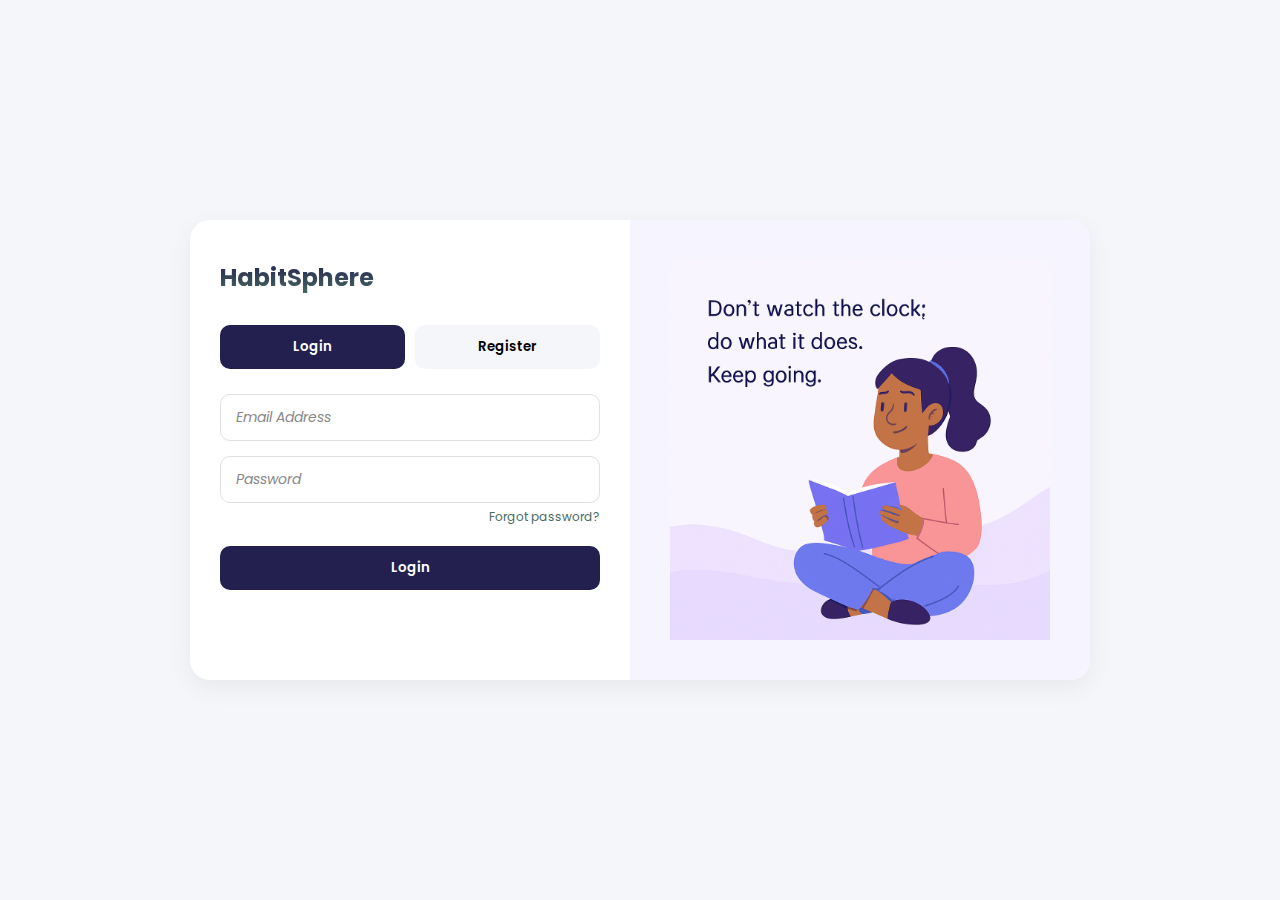
<file: code/client/login.html>
<!DOCTYPE html>
<html lang="en">
<head>
  <meta charset="UTF-8" />
  <title>Login - HabitSphere</title>
  <meta name="viewport" content="width=device-width, initial-scale=1.0" />
  <link href="https://fonts.googleapis.com/css2?family=Poppins:wght@400;600&display=swap" rel="stylesheet" />
  <link rel="stylesheet" href="css/style.css" />
  <style>
    body {
      margin: 0;
      padding: 0;
      background-color: #f4f6f9;
      font-family: 'Poppins', sans-serif;
      display: flex;
      align-items: center;
      justify-content: center;
      height: 100vh;
    }
  </style>
</head>
<body>
  <div class="auth-container">
    <div class="auth-left">
      <div class="auth-logo">HabitSphere</div>
      <div class="auth-tabs">
        <button class="active">Login</button>
        <button onclick="window.location.href='signup.html'">Register</button>
      </div>
      <form method="POST" action="/login">
        <div class="input-group"><input type="email" name="email" placeholder="Email Address" required></div>
        <div class="input-group"><input type="password" name="password" placeholder="Password" required></div>
        <div class="forgot"><a href="#">Forgot password?</a></div>
        <button class="login-btn" type="submit">Login</button>
      </form>
    </div>
    <div class="auth-right">
      <img src="images/login-image.png" alt="Login Illustration" />
    </div>
  </div>
  <script>
  const urlParams = new URLSearchParams(window.location.search);
  const msg = urlParams.get('msg');
  if (msg) {
    alert(msg.replace(/\+/g, ' ')); // show alert and decode '+'
    window.history.replaceState(null, null, window.location.pathname); // remove msg from URL
  }
</script>
</body>
</html>
</file>
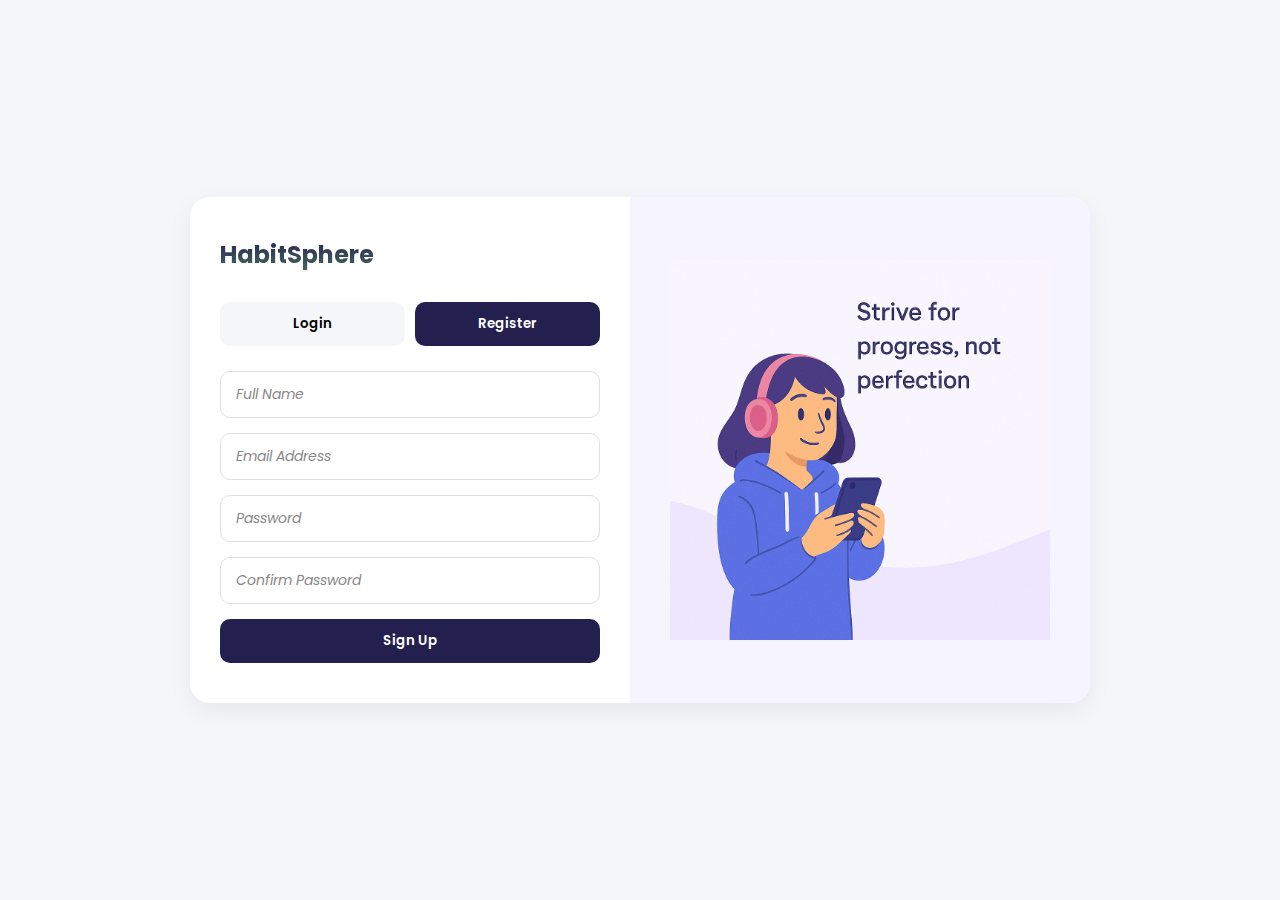
<file: code/client/signup.html>
<!DOCTYPE html>
<html lang="en">
<head>
  <meta charset="UTF-8" />
  <title>Sign Up - HabitSphere</title>
  <meta name="viewport" content="width=device-width, initial-scale=1.0" />
  <link href="https://fonts.googleapis.com/css2?family=Poppins:wght@400;600&display=swap" rel="stylesheet" />
  <link rel="stylesheet" href="css/style.css" />
  <style>
    body {
      margin: 0;
      padding: 0;
      background-color: #f4f6f9;
      font-family: 'Poppins', sans-serif;
      display: flex;
      align-items: center;
      justify-content: center;
      height: 100vh;
    }
  </style>
</head>
<body>
  <div class="auth-container">
    <div class="auth-left">
      <div class="auth-logo">HabitSphere</div>
      <div class="auth-tabs">
        <button onclick="window.location.href='login.html'">Login</button>
        <button class="active">Register</button>
      </div>
      <form method="POST" action="/signup">
        <div class="input-group"><input type="text" name="fullname" placeholder="Full Name" required></div>
        <div class="input-group"><input type="email" name="email" placeholder="Email Address" required></div>
        <div class="input-group"><input type="password" name="password" placeholder="Password" required></div>
        <div class="input-group"><input type="password" name="confirm_password" placeholder="Confirm Password" required></div>
        <button class="signup-btn" type="submit">Sign Up</button>
      </form>
    </div>
    <div class="auth-right">
      <img src="images/signup-image.png" alt="Signup Illustration" />
    </div>
  </div>
  <script>
  const urlParams = new URLSearchParams(window.location.search);
  const msg = urlParams.get('msg');
  if (msg) {
    alert(msg.replace(/\+/g, ' ')); // show alert and decode '+'
    window.history.replaceState(null, null, window.location.pathname); // remove msg from URL
  }
</script>
</body>
</html>
</file>
<file: code/client/css/style.css>
:root {
  --font-main: 'Poppins', sans-serif;
  --color-bg: #f4f6f9;
  --color-text: #1a1b1f;
  --color-primary: #232050;
  --color-accent: #486a5f;
  --color-yellow: #ffd166;
  --color-muted: #e0e0e0;
  --color-white: #ffffff;
  --shadow-soft: 0 8px 24px rgba(0, 0, 0, 0.06);
  --radius: 16px;
  --sidebar-width: 250px;
}

* {
  margin: 0;
  padding: 0;
  box-sizing: border-box;
  font-family: var(--font-main);
}

body {
  background: var(--color-bg);
  color: var(--color-text);
  overflow: hidden;
  display: flex;
}

#sidebar-container {
  position: fixed;
  top: 0;
  left: 0;
  width: var(--sidebar-width);
  height: 100vh;
  background: linear-gradient(180deg, #232050, #486a5f);
  z-index: 1000;
  padding: 24px;
  box-shadow: 4px 0 24px rgba(0, 0, 0, 0.08);
  display: flex;
  flex-direction: column;
  justify-content: space-between;
}

.sidebar {
  height: 100%;
  display: flex;
  flex-direction: column;
  justify-content: space-between;
}

.logo {
  display: flex;
  align-items: center;
  gap: 12px;
  font-size: 1.4rem;
  font-weight: 700;
  color: var(--color-white);
  margin-bottom: 40px;
}

.logo-ring {
  width: 26px;
  height: 26px;
  border: 6px solid var(--color-white);
  border-radius: 50%;
  background: transparent;
}

.sidebar .nav {
  list-style: none;
  padding: 0;
  margin: 0;
}

.sidebar .nav li {
  margin-bottom: 16px;
}

.sidebar .nav li a {
  display: block;
  padding: 12px 18px;
  border-radius: 12px;
  font-size: 1.1rem;
  font-weight: 600;
  color: white;
  text-decoration: none;
  background: transparent;
  transition: all 0.3s ease;
  border: none;
}

.sidebar .nav li a:hover,
.sidebar .nav li a.active {
  background: rgba(255, 255, 255, 0.2);
  backdrop-filter: blur(4px);
  color: white;
  font-weight: 700;
  border: none;
}

.profile {
  display: flex;
  align-items: center;
  gap: 12px;
  font-size: 1rem;
  color: white;
}

.profile img {
  width: 40px;
  height: 40px;
  border-radius: 50%;
}

.page-content {
  margin-left: var(--sidebar-width);
  width: calc(100% - var(--sidebar-width));
  height: 100vh;
  display: flex;
  flex-direction: column;
  overflow: hidden;
}

#navbar-container {
  padding: 30px 40px 0;
}

.main {
  flex: 1;
  overflow-y: auto;
  padding: 30px 40px;
  box-sizing: border-box;
}

.ai-suggestion {
  background: rgba(255, 255, 255, 0.6);
  backdrop-filter: blur(10px);
  border-radius: var(--radius);
  padding: 18px 24px;
  margin-bottom: 30px;
  box-shadow: var(--shadow-soft);
}

.habit-cards {
  display: flex;
  flex-wrap: wrap;
  gap: 20px;
}

.habit-card {
  background: white;
  padding: 20px;
  margin-top: 10px;
  border-radius: var(--radius);
  /* box-shadow: var(--shadow-soft); */
  flex: 1 1 320px;
  display: flex;
  flex-direction: column;
  justify-content: space-between;
  transition: all 0.3s ease;
  cursor: pointer;
  border: 2px solid transparent;
}

.habit-card:hover {
  background: white;
  transform: translateY(-4px);
}

.card-body {
  display: flex;
  align-items: center;
  gap: 14px;
  margin-bottom: 12px;
}

.icon {
  font-size: 30px;
  background: #f0f0f0;
  border-radius: 50%;
  padding: 10px;
  width: 50px;
  height: 50px;
  display: flex;
  align-items: center;
  justify-content: center;
}

.info strong {
  font-size: 1.1rem;
  display: block;
}

.info span {
  font-size: 14px;
  color: #555;
}

.actions button {
  border: none;
  border-radius: 999px;
  padding: 6px 16px;
  margin-right: 8px;
  font-weight: 500;
  cursor: pointer;
  transition: background 0.3s ease;
}

.actions .done {
  background-color: var(--color-primary);
  color: white;
}

.actions .skip {
  background-color: #ddd;
  color: #333;
}

.actions .partial {
  background-color: var(--color-yellow);
  color: white;
}

.analytics {
  display: flex;
  gap: 20px;
  margin-top: 40px;
  flex-wrap: wrap;
}

.stat-card {
  background: white;
  border-radius: var(--radius);
  padding: 1rem;
  display: flex;
  align-items: center;
  justify-content: center;
  gap: 12px;
  box-shadow: var(--shadow-soft);
  flex: 1 1 300px;
}

.stat-card .flame {
  font-size: 2.3rem ;
  padding-right: 1rem;
}

.stat-card.half-width {
  flex: 1 1 45%;
}

.stat-card .text p {
  font-size: 1.5rem;
  font-weight: 600;
  margin: 0;
}

.stat-card .text h3 {
  font-size: 1.7rem;
  font-weight: 700;
  margin: 4px 0 0;
}

.donut {
  display: flex;
  flex-direction: column;
  align-items: center;
}

.chart-label {
  margin-top: 5px;
  font-size: 1rem;
  font-weight: 600;
  color: var(--color-text);
  text-align: center;
}

.circular-chart {
  display: block;
  max-width: 100%;
  max-height: 250px;
}

.circle-bg {
  fill: none;
  stroke: #eee;
  stroke-width: 3.8;
}

.circle {
  fill: none;
  stroke: var(--color-primary);
  stroke-width: 2.8;
  stroke-linecap: round;
  animation: progress 1s ease-out forwards;
}

.percentage {
  fill: var(--color-text);
  font-size: 0.5em;
  text-anchor: middle;
}

/* ============create habit ================ */

.page-content {
  margin-left: var(--sidebar-width);
  width: calc(100% - var(--sidebar-width));
  height: 100vh;
  display: flex;
  flex-direction: column;
  overflow: hidden;
}

#navbar-container {
  padding: 30px 40px 0;
}

.main {
  flex: 1;
  overflow-y: auto;
  padding: 30px 40px;
  box-sizing: border-box;
  display: flex;
  flex-direction: column;
  gap: 30px;
}

.page-title {
  font-size: 28px;
  font-weight: 700;
  margin-bottom: .5rem;
}

.habit-form {
  background: var(--color-white);
  border-radius: var(--radius);
  box-shadow: 0 8px 20px rgba(0, 0, 0, 0.06);
  width: 90%;
  margin: 1rem;
  padding: 2rem 3rem;
  display: flex;
  flex-direction: column;
  justify-content: center;
  gap: 20px;
}

.habit-form .form-group {
  margin-bottom: 10px;
  display: flex;
  flex-direction: column;
}

.habit-form .form-group label {
  font-weight: 600;
  margin-bottom: 8px;
}

.habit-form .form-group input,
.habit-form .form-group select {
  padding: 7px 16px;
  border: none;
  border-bottom: 2px solid var(--color-border);
  font-size: 1rem;
  background: transparent;
  transition: border-color 0.3s ease;
  border-bottom: 2px solid var(--color-primary);
}

.habit-form .form-group input:focus,
.habit-form .form-group select:focus {
  outline: none;
}

.habit-form .create-btn {
  background: linear-gradient(to right, var(--color-primary), var(--color-accent));
  color: white;
  padding: 12px 20px;
  font-size: 1rem;
  font-weight: 600;
  border: none;
  border-radius: 12px;
  cursor: pointer;
  transition: transform 0.2s ease;
}

.habit-form .create-btn:hover {
  transform: scale(1.03);
  box-shadow: 0 6px 18px rgba(0, 0, 0, 0.1);
}

::placeholder {
  color: #888;
  font-style: italic;
}

@keyframes progress {
  0% {
    stroke-dasharray: 0, 100;
  }
}

/* =============== Insights ================ */
.insights-summary {
  display: flex;
  gap: 20px;
  flex-wrap: wrap;
}

.insight-card {
  background: var(--color-white);
  padding: 20px;
  border-radius: var(--radius);
  box-shadow: var(--shadow-soft);
  flex: 1 1 250px;
  transition: transform 0.3s ease;
}

.insight-card:hover {
  transform: translateY(-5px);
  box-shadow: 0 8px 28px rgba(0, 0, 0, 0.08);
}

.insight-card h3 {
  font-size: 1.1rem;
  color: var(--color-primary);
  margin-bottom: 8px;
}

.insight-card p {
  font-size: 1rem;
  color: #555;
}

.insights-charts {
  display: flex;
  flex-wrap: wrap;
  gap: 30px;
}

.chart-block {
  flex: 1 1 400px;
  background: var(--color-white);
  padding: 20px;
  border-radius: var(--radius);
  box-shadow: var(--shadow-soft);
}

.chart-block h4 {
  font-size: 1.1rem;
  margin-bottom: 10px;
  color: var(--color-primary);
}

.chart-placeholder {
  width: 100%;
  height: 220px;
  background: var(--color-muted);
  border-radius: 12px;
  display: flex;
  align-items: center;
  justify-content: center;
  color: #666;
  font-weight: 500;
  font-size: 0.95rem;
}

/* ================ Scheduler ====================== */
.scheduler-controls {
  display: flex;
  align-items: center;
  gap: 12px;
  margin-bottom: 24px;
}

.scheduler-controls label {
  font-weight: 600;
  font-size: 1rem;
}

.scheduler-controls select {
  margin: 0 .5rem;
  padding: 10px 20px;
  font-size: 1rem;
  border: 1px solid var(--color-border);
  border-radius: 8px;
  background: white;
  color: var(--color-text);
}

.schedule-grid {
  display: flex;
  flex-wrap: wrap;
  gap: 20px;
}

.schedule-card {
  background: var(--color-white);
  padding: 20px;
  border-radius: var(--radius);
  box-shadow: var(--shadow-soft);
  flex: 1 1 250px;
  transition: transform 0.3s ease;
  cursor: grab;
  position: relative;
}

.schedule-card:hover {
  transform: translateY(-5px);
}

.schedule-card h4 {
  font-size: 1.1rem;
  color: var(--color-primary);
  margin-bottom: 6px;
}

.schedule-card p {
  font-size: 0.95rem;
  color: #444;
}

.schedule-card .delete-btn {
  position: absolute;
  top: 8px;
  right: 10px;
  background: transparent;
  border: none;
  color: #999;
  font-size: 1.2rem;
  cursor: pointer;
  transition: color 0.2s;
}

.schedule-card .delete-btn:hover {
  color: red;
}

/* ================ Profile ====================== */
.profile-overview {
  display: flex;
  align-items: center;
  gap: 20px;
  background: var(--color-white);
  padding: 30px;
  border-radius: var(--radius);
  box-shadow: var(--shadow-soft);
  margin-bottom: 30px;
}

.profile-avatar {
  width: 100px;
  height: 100px;
  border-radius: 50%;
  object-fit: cover;
}

.profile-info h3 {
  margin: 0 0 8px;
  font-size: 1.5rem;
  color: var(--color-primary);
}

.profile-info p {
  margin: 4px 0;
  font-size: 1rem;
  color: #555;
}

.profile-actions {
  display: flex;
  gap: 16px;
}

.profile-btn {
  background: var(--color-primary);
  color: white;
  padding: 10px 18px;
  font-size: 1rem;
  border: none;
  border-radius: 8px;
  cursor: pointer;
  transition: background 0.3s ease;
}

.profile-btn:hover {
  background: var(--color-accent);
}

.profile-btn.danger {
  background: #e74c3c;
}

.profile-btn.danger:hover {
  background: #c0392b;
}

/* ===========Signup/Login ============ */
.auth-container {
  background-color: var(--color-white);
  display: flex;
  width: 900px;
  border-radius: 20px;
  box-shadow: var(--shadow-soft);
  overflow: hidden;
}

.auth-left {
  flex: 1;
  padding: 40px 30px;
}

.auth-logo {
  font-weight: 700;
  font-size: 24px;
  background: linear-gradient(180deg, #232050, #486a5f);
  -webkit-background-clip: text;
  -webkit-text-fill-color: transparent;
  margin-bottom: 30px;
}

.auth-tabs {
  display: flex;
  gap: 10px;
  margin-bottom: 25px;
}

.auth-tabs button {
  flex: 1;
  padding: 12px;
  border: none;
  border-radius: 10px;
  font-weight: 600;
  background-color: var(--color-bg);
  cursor: pointer;
}

.auth-tabs button.active {
  background: #232050;
  color: white;
}

.input-group {
  margin-bottom: 15px;
}

.input-group input {
  width: 100%;
  padding: 12px 15px;
  border: 1px solid var(--color-muted);
  border-radius: 10px;
  font-size: 14px;
}

.signup-btn,
.login-btn {
  width: 100%;
  padding: 12px;
  background: #232050;
  color: white;
  font-weight: 600;
  border: none;
  border-radius: 10px;
  cursor: pointer;
}

.signup-btn:hover,
.login-btn:hover {
  background:#486a5f;
}

.forgot {
  text-align: right;
  font-size: 12px;
  margin-top: -10px;
  margin-bottom: 20px;
}

.forgot a {
  text-decoration: none;
  color: var(--color-accent);
}

.auth-right {
  flex: 1;
  background-color: #f5f4ff;
  display: flex;
  align-items: center;
  justify-content: center;
  padding: 40px;
}

.auth-right img {
  width: 100%;
  height: 100%;
  object-fit: contain;
}

@media (max-width: 768px) {
  .auth-container {
    flex-direction: column;
  }

  .auth-right {
    display: none;
  }
}
</file>
